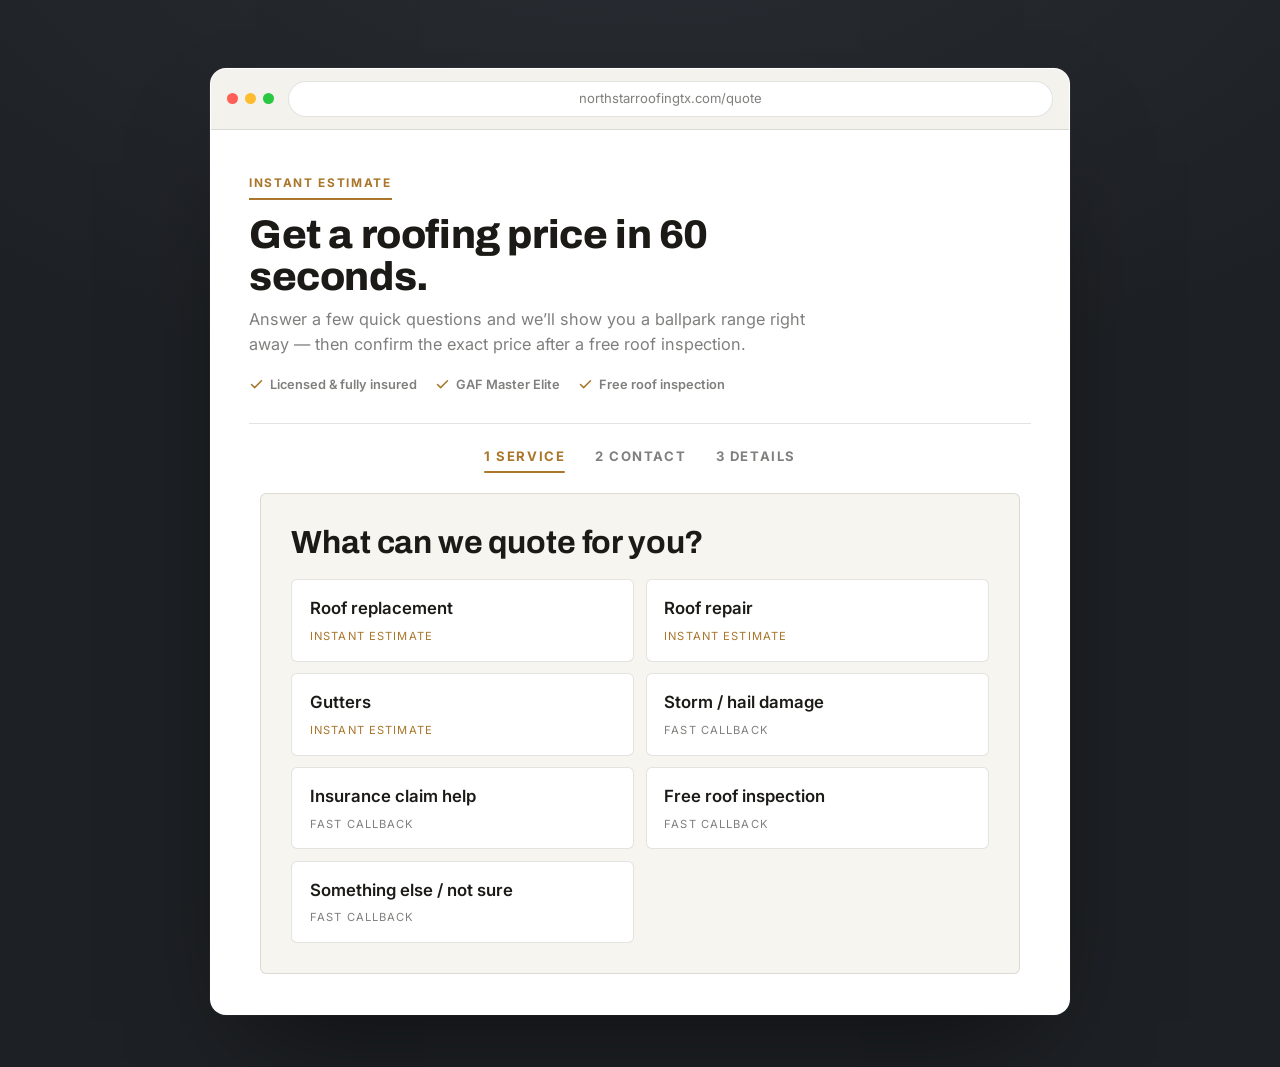
<file: index.html>
<!DOCTYPE html>
<html lang="en">
<head>
  <meta charset="UTF-8" />
  <meta name="viewport" content="width=device-width, initial-scale=1" />
  <title>Instant Roofing Quote — North Star Roofing &amp; Restoration</title>
  <link rel="preconnect" href="https://fonts.googleapis.com" />
  <link rel="preconnect" href="https://fonts.gstatic.com" crossorigin />
  <link href="https://fonts.googleapis.com/css2?family=Archivo:wght@500;600;700;800&family=Inter:wght@300;400;500;600&family=Montserrat:wght@500;700&display=swap" rel="stylesheet" />
  <link rel="stylesheet" href="styles/main.css?v=2721279b" />
  <style>
    /* ---- Premium palette: light card floating on a soft charcoal surround ---- */
    :root{ --pg:#1d2024; --frame:#ffffff; --fbord:rgba(255,255,255,0.10); --bar:#f4f2ed; --urlbg:#ffffff;
      --wc-bg:#ffffff; --wc-cream:#f7f5f0; --wc-text:#1b1a17; --wc-muted:rgba(27,26,23,0.56);
      --wc-line:rgba(27,26,23,0.12); --wc-accent:#a9762b; --wc-on-accent:#ffffff; --wc-dark:#1b1a17; }
    html, body { margin:0; }
    body { font-family:'Inter',system-ui,sans-serif; background:var(--pg);
      background-image:radial-gradient(125% 85% at 50% -15%,#2a2e34 0%,var(--pg) 62%);
      min-height:100vh; padding:clamp(34px,6vw,68px) 16px clamp(28px,5vw,52px); box-sizing:border-box; }
    .rq-browser { max-width:860px; margin:0 auto; background:var(--frame); border-radius:16px; overflow:hidden;
      border:1px solid var(--fbord); box-shadow:0 50px 110px -45px rgba(0,0,0,.6),0 0 0 1px rgba(255,255,255,.03); }
    .rq-bar { display:flex; align-items:center; gap:14px; padding:12px 16px; background:var(--bar); border-bottom:1px solid var(--wc-line); }
    .rq-dots { display:inline-flex; gap:7px; flex-shrink:0; }
    .rq-dots i { width:11px; height:11px; border-radius:50%; display:inline-block; }
    .rq-dots i:nth-child(1){background:#ff5f57} .rq-dots i:nth-child(2){background:#febc2e} .rq-dots i:nth-child(3){background:#28c840}
    .rq-url { flex:1; text-align:center; font-size:.82rem; color:var(--wc-muted); background:var(--urlbg);
      border:1px solid var(--wc-line); border-radius:999px; padding:6px 14px; white-space:nowrap; overflow:hidden; text-overflow:ellipsis; }
    .rq-body { padding:clamp(22px,4vw,38px) clamp(20px,4vw,38px) clamp(26px,5vw,40px); }
    .rq-head { max-width:600px; }
    .rq-eyebrow { display:inline-block; font-size:.74rem; font-weight:700; letter-spacing:.14em; text-transform:uppercase;
      color:var(--wc-accent); border-bottom:2px solid var(--wc-accent); padding-bottom:.3rem; margin:0 0 .85rem; }
    .rq-h { font-family:var(--wc-ff-display); font-weight:800; letter-spacing:-.01em; line-height:1.05;
      font-size:clamp(1.75rem,3.6vw,2.5rem); color:var(--wc-text); margin:0 0 .6rem; }
    .rq-sub { color:var(--wc-muted); font-size:1.02rem; line-height:1.5; margin:0 0 1.1rem; }
    .rq-trust { display:flex; flex-wrap:wrap; gap:.55rem 1.1rem; margin:0; font-size:.8rem; font-weight:600; color:var(--wc-muted); }
    .rq-trust span { display:inline-flex; align-items:center; gap:.4rem; }
    .rq-trust svg { width:15px; height:15px; color:var(--wc-accent); flex-shrink:0; }
    .rq-rule { height:1px; background:var(--wc-line); margin:clamp(20px,3.5vw,28px) 0 clamp(16px,3vw,22px); }
    .wc-section--quote { padding:0; background:transparent; }
    .wc-section--quote .wc-wrap { max-width:none; padding:0; }
    .wc-h2, .wc-q__field span, .wc-q__svc-name { color:var(--wc-text); }
    .wc-q__steps { font-size:.82rem; font-weight:700; gap:1.85rem; color:var(--wc-muted); }
    .wc-q__steps span { position:relative; padding-bottom:6px; }
    .wc-q__steps span.on { color:var(--wc-accent); }
    .wc-q__steps span.on::after { content:""; position:absolute; left:0; right:0; bottom:0; height:2px; background:var(--wc-accent); border-radius:2px; }
    /* outline button ships white (for dark themes) — make it dark on this light card */
    .wc-btn--outline { color:var(--wc-text); border-color:var(--wc-line); }
    .wc-btn--outline:hover { border-color:var(--wc-text); }
  </style>
</head>
<body>
  <div class="rq-browser">
    <div class="rq-bar">
      <span class="rq-dots"><i></i><i></i><i></i></span>
      <span class="rq-url">northstarroofingtx.com/quote</span>
    </div>
    <div class="rq-body">
      <div class="rq-head">
        <span class="rq-eyebrow">Instant Estimate</span>
        <h1 class="rq-h">Get a roofing price in 60 seconds.</h1>
        <p class="rq-sub">Answer a few quick questions and we&rsquo;ll show you a ballpark range right away — then confirm the exact price after a free roof inspection.</p>
        <div class="rq-trust">
          <span><svg viewBox="0 0 24 24" fill="none" stroke="currentColor" stroke-width="2.4" stroke-linecap="round" stroke-linejoin="round"><polyline points="20 6 9 17 4 12"/></svg> Licensed &amp; fully insured</span>
          <span><svg viewBox="0 0 24 24" fill="none" stroke="currentColor" stroke-width="2.4" stroke-linecap="round" stroke-linejoin="round"><polyline points="20 6 9 17 4 12"/></svg> GAF Master Elite</span>
          <span><svg viewBox="0 0 24 24" fill="none" stroke="currentColor" stroke-width="2.4" stroke-linecap="round" stroke-linejoin="round"><polyline points="20 6 9 17 4 12"/></svg> Free roof inspection</span>
        </div>
      </div>
      <div class="rq-rule"></div>
      <section class="wc-section wc-section--quote">
        <div class="wc-wrap">
          <div id="wcQuote" class="wc-quote" data-disclaimer="Estimate only — final price confirmed after a free roof inspection. Storm/hail and insurance work is quoted separately.">
            <noscript><p>Please enable JavaScript to use the instant quote tool.</p></noscript>
          </div>
        </div>
      </section>
    </div>
  </div>
  <script>window.QUOTE_CONFIG = {"business": "North Star Roofing & Restoration", "ajax": "", "domain": "northstarroofingtx.com", "phone": "(972) 555-0184", "phoneRaw": "+19725550184", "spread": 0.18, "roundTo": 100, "disclaimer": "Estimate only \u2014 final price confirmed after a free roof inspection. Storm/hail and insurance work is quoted separately.", "instant": [{"key": "replacement", "name": "Roof replacement", "base": 0, "fields": [{"key": "size", "label": "Roof size", "type": "select", "options": [{"value": "small", "label": "Small home (~1,500 sq ft)", "base": 9000}, {"value": "medium", "label": "Average home (~2,000 sq ft)", "base": 12000}, {"value": "large", "label": "Large home (~2,800 sq ft)", "base": 17000}, {"value": "xl", "label": "Extra-large (3,500+ sq ft)", "base": 22000}]}, {"key": "material", "label": "Shingle / material", "type": "select", "options": [{"value": "three_tab", "label": "3-tab asphalt shingle", "mult": 0.85}, {"value": "architectural", "label": "Architectural / dimensional shingle", "mult": 1.0}, {"value": "impact", "label": "Impact-resistant (Class 4)", "mult": 1.2}, {"value": "metal", "label": "Standing-seam metal", "mult": 1.95}]}, {"key": "stories", "label": "Stories", "type": "select", "options": [{"value": "one", "label": "Single-story", "mult": 1.0}, {"value": "two", "label": "Two-story", "mult": 1.12}]}, {"key": "pitch", "label": "Roof pitch / complexity", "type": "select", "options": [{"value": "standard", "label": "Standard pitch", "mult": 1.0}, {"value": "steep", "label": "Steep or cut-up roof", "mult": 1.18}]}]}, {"key": "repair", "name": "Roof repair", "base": 0, "fields": [{"key": "scope", "label": "What needs repair?", "type": "select", "options": [{"value": "minor", "label": "Minor leak / a few shingles", "base": 450}, {"value": "moderate", "label": "Section repair, flashing or vent", "base": 1200}, {"value": "major", "label": "Multiple areas / large section", "base": 3000}]}, {"key": "material", "label": "Roof type", "type": "select", "options": [{"value": "shingle", "label": "Asphalt shingle", "mult": 1.0}, {"value": "tile", "label": "Tile", "mult": 1.45}, {"value": "metal", "label": "Metal", "mult": 1.35}, {"value": "flat", "label": "Flat / low-slope", "mult": 1.25}]}]}, {"key": "gutters", "name": "Gutters", "base": 0, "fields": [{"key": "size", "label": "Home size", "type": "select", "options": [{"value": "small", "label": "Single-story (~150 ft)", "base": 1500}, {"value": "medium", "label": "Two-story / larger (~220 ft)", "base": 2400}, {"value": "large", "label": "Large / complex (~300 ft)", "base": 3400}]}, {"key": "type", "label": "Gutter type", "type": "select", "options": [{"value": "seamless5", "label": "Seamless aluminum 5\"", "mult": 1.0}, {"value": "oversized6", "label": "Oversized 6\"", "mult": 1.3}, {"value": "guards", "label": "With gutter guards", "mult": 1.7}]}]}], "intake": [{"key": "storm", "name": "Storm / hail damage", "fields": []}, {"key": "insurance", "name": "Insurance claim help", "fields": []}, {"key": "inspection", "name": "Free roof inspection", "fields": []}, {"key": "other", "name": "Something else / not sure", "fields": []}]};</script>
  <script src="scripts/quote.js"></script>
</body>
</html>
</file>
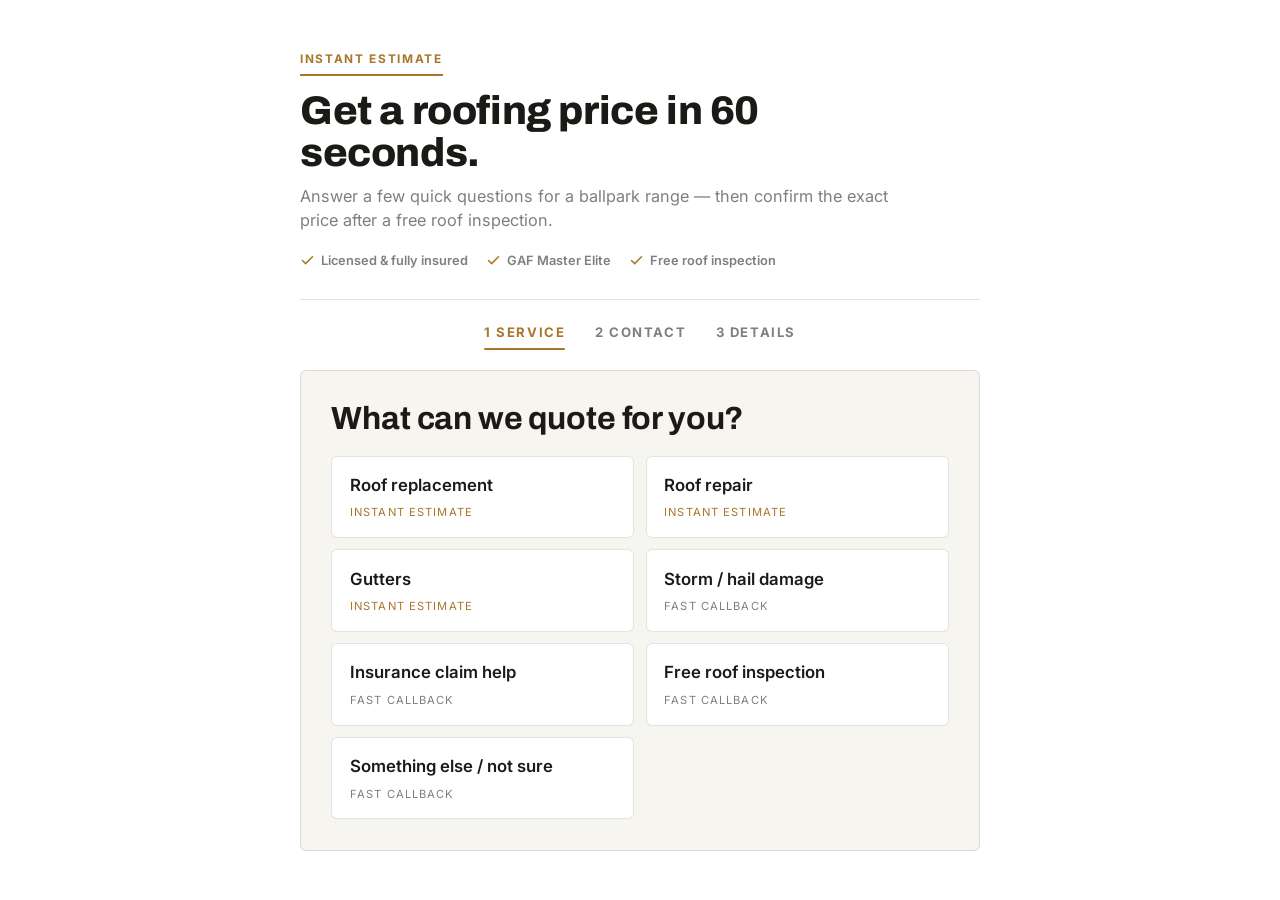
<file: card/index.html>
<!DOCTYPE html>
<html lang="en"><head><meta charset="UTF-8"/><meta name="viewport" content="width=device-width, initial-scale=1"/>
<title>Instant Roofing Quote</title>
<link rel="preconnect" href="https://fonts.googleapis.com"/><link rel="preconnect" href="https://fonts.gstatic.com" crossorigin/>
<link href="https://fonts.googleapis.com/css2?family=Archivo:wght@500;600;700;800&family=Inter:wght@300;400;500;600&family=Montserrat:wght@500;700&display=swap" rel="stylesheet" /><link rel="stylesheet" href="../styles/main.css?v=2721279b"/>
<style>
  :root{ --wc-bg:#ffffff; --wc-cream:#f7f5f0; --wc-text:#1b1a17; --wc-muted:rgba(27,26,23,0.56);
    --wc-line:rgba(27,26,23,0.12); --wc-accent:#a9762b; --wc-on-accent:#ffffff; --wc-dark:#1b1a17; }
  html,body{margin:0;background:#fff;}
  body{font-family:'Inter',system-ui,sans-serif;}
  .rq-pad{ max-width:760px; margin:0 auto; padding:clamp(28px,4vw,44px) clamp(22px,4vw,40px) clamp(30px,5vw,48px); }
  .rq-head{max-width:620px;}
  .rq-eyebrow{display:inline-block;font-size:.74rem;font-weight:700;letter-spacing:.14em;text-transform:uppercase;color:var(--wc-accent);border-bottom:2px solid var(--wc-accent);padding-bottom:.3rem;margin:0 0 .85rem;}
  .rq-h{font-family:var(--wc-ff-display);font-weight:800;letter-spacing:-.01em;line-height:1.05;font-size:clamp(1.75rem,3.4vw,2.5rem);color:var(--wc-text);margin:0 0 .6rem;}
  .rq-sub{color:var(--wc-muted);font-size:1.02rem;line-height:1.5;margin:0 0 1.1rem;}
  .rq-trust{display:flex;flex-wrap:wrap;gap:.55rem 1.1rem;margin:0;font-size:.8rem;font-weight:600;color:var(--wc-muted);}
  .rq-trust span{display:inline-flex;align-items:center;gap:.4rem;}.rq-trust svg{width:15px;height:15px;color:var(--wc-accent);flex-shrink:0;}
  .rq-rule{height:1px;background:var(--wc-line);margin:clamp(20px,3.5vw,28px) 0 clamp(16px,3vw,22px);}
  .wc-section--quote{padding:0;background:transparent;}.wc-section--quote .wc-wrap{max-width:none;padding:0;}
  .wc-h2,.wc-q__field span,.wc-q__svc-name{color:var(--wc-text);}
  .wc-q__steps{font-size:.82rem;font-weight:700;gap:1.85rem;color:var(--wc-muted);}
  .wc-q__steps span{position:relative;padding-bottom:6px;}.wc-q__steps span.on{color:var(--wc-accent);}
  .wc-q__steps span.on::after{content:"";position:absolute;left:0;right:0;bottom:0;height:2px;background:var(--wc-accent);border-radius:2px;}
  .wc-btn--outline{color:var(--wc-text);border-color:var(--wc-line);} .wc-btn--outline:hover{border-color:var(--wc-text);}
</style></head>
<body>
  <div class="rq-pad">
    <div class="rq-head">
      <span class="rq-eyebrow">Instant Estimate</span>
      <h1 class="rq-h">Get a roofing price in 60 seconds.</h1>
      <p class="rq-sub">Answer a few quick questions for a ballpark range — then confirm the exact price after a free roof inspection.</p>
      <div class="rq-trust"><span><svg viewBox="0 0 24 24" fill="none" stroke="currentColor" stroke-width="2.4" stroke-linecap="round" stroke-linejoin="round"><polyline points="20 6 9 17 4 12"/></svg> Licensed &amp; fully insured</span><span><svg viewBox="0 0 24 24" fill="none" stroke="currentColor" stroke-width="2.4" stroke-linecap="round" stroke-linejoin="round"><polyline points="20 6 9 17 4 12"/></svg> GAF Master Elite</span><span><svg viewBox="0 0 24 24" fill="none" stroke="currentColor" stroke-width="2.4" stroke-linecap="round" stroke-linejoin="round"><polyline points="20 6 9 17 4 12"/></svg> Free roof inspection</span></div>
    </div>
    <div class="rq-rule"></div>
    <section class="wc-section wc-section--quote"><div class="wc-wrap">
      <div id="wcQuote" class="wc-quote" data-disclaimer="Estimate only — final price confirmed after a free roof inspection. Storm/hail and insurance work is quoted separately."><noscript><p>Please enable JavaScript to use the instant quote tool.</p></noscript></div>
    </div></section>
  </div>
  <script>window.QUOTE_CONFIG = {"business": "North Star Roofing & Restoration", "ajax": "", "domain": "northstarroofingtx.com", "phone": "(972) 555-0184", "phoneRaw": "+19725550184", "spread": 0.18, "roundTo": 100, "disclaimer": "Estimate only \u2014 final price confirmed after a free roof inspection. Storm/hail and insurance work is quoted separately.", "instant": [{"key": "replacement", "name": "Roof replacement", "base": 0, "fields": [{"key": "size", "label": "Roof size", "type": "select", "options": [{"value": "small", "label": "Small home (~1,500 sq ft)", "base": 9000}, {"value": "medium", "label": "Average home (~2,000 sq ft)", "base": 12000}, {"value": "large", "label": "Large home (~2,800 sq ft)", "base": 17000}, {"value": "xl", "label": "Extra-large (3,500+ sq ft)", "base": 22000}]}, {"key": "material", "label": "Shingle / material", "type": "select", "options": [{"value": "three_tab", "label": "3-tab asphalt shingle", "mult": 0.85}, {"value": "architectural", "label": "Architectural / dimensional shingle", "mult": 1.0}, {"value": "impact", "label": "Impact-resistant (Class 4)", "mult": 1.2}, {"value": "metal", "label": "Standing-seam metal", "mult": 1.95}]}, {"key": "stories", "label": "Stories", "type": "select", "options": [{"value": "one", "label": "Single-story", "mult": 1.0}, {"value": "two", "label": "Two-story", "mult": 1.12}]}, {"key": "pitch", "label": "Roof pitch / complexity", "type": "select", "options": [{"value": "standard", "label": "Standard pitch", "mult": 1.0}, {"value": "steep", "label": "Steep or cut-up roof", "mult": 1.18}]}]}, {"key": "repair", "name": "Roof repair", "base": 0, "fields": [{"key": "scope", "label": "What needs repair?", "type": "select", "options": [{"value": "minor", "label": "Minor leak / a few shingles", "base": 450}, {"value": "moderate", "label": "Section repair, flashing or vent", "base": 1200}, {"value": "major", "label": "Multiple areas / large section", "base": 3000}]}, {"key": "material", "label": "Roof type", "type": "select", "options": [{"value": "shingle", "label": "Asphalt shingle", "mult": 1.0}, {"value": "tile", "label": "Tile", "mult": 1.45}, {"value": "metal", "label": "Metal", "mult": 1.35}, {"value": "flat", "label": "Flat / low-slope", "mult": 1.25}]}]}, {"key": "gutters", "name": "Gutters", "base": 0, "fields": [{"key": "size", "label": "Home size", "type": "select", "options": [{"value": "small", "label": "Single-story (~150 ft)", "base": 1500}, {"value": "medium", "label": "Two-story / larger (~220 ft)", "base": 2400}, {"value": "large", "label": "Large / complex (~300 ft)", "base": 3400}]}, {"key": "type", "label": "Gutter type", "type": "select", "options": [{"value": "seamless5", "label": "Seamless aluminum 5\"", "mult": 1.0}, {"value": "oversized6", "label": "Oversized 6\"", "mult": 1.3}, {"value": "guards", "label": "With gutter guards", "mult": 1.7}]}]}], "intake": [{"key": "storm", "name": "Storm / hail damage", "fields": []}, {"key": "insurance", "name": "Insurance claim help", "fields": []}, {"key": "inspection", "name": "Free roof inspection", "fields": []}, {"key": "other", "name": "Something else / not sure", "fields": []}]};</script>
  <script src="../scripts/quote.js"></script>
</body></html>
</file>
<file: styles/main.css>
/* ============================================================
   LITE layout — "sandstone" / West-Coast outdoor-living look.
   Own namespace (wc-*). Warm earthy palette + Poppins, themed via tokens.
   ============================================================ */
:root {
  --wc-bg: #ffffff;
  --wc-cream: #f2f6f2;
  --wc-peach: #e6efe7;
  --wc-text: #173028;
  --wc-muted: rgba(23,48,40,0.60);
  --wc-line: rgba(23,48,40,0.12);
  --wc-accent: #d8a13a;
  --wc-on-accent: #15302a;
  --wc-dark: #0f3329;
  --wc-overlay: 12,42,34;
  --wc-ff: 'Inter', system-ui, sans-serif;
  --wc-ff-display: 'Archivo', system-ui, sans-serif;
  --wc-fw-hero: 800;
  --wc-fw-h2: 700;
  --wc-max: 1140px;
  --wc-r: 6px;
}
* { box-sizing: border-box; }
html { scroll-behavior: smooth; }
body { margin: 0; font-family: var(--wc-ff); color: var(--wc-text); background: var(--wc-bg); line-height: 1.65; -webkit-font-smoothing: antialiased; }
h1, h2, h3, h4 { margin: 0 0 .5rem; line-height: 1.15; font-weight: 700; letter-spacing: -0.01em; }
/* Prominent headings use the theme's display face — for tidewater that's an
   elegant serif (Cormorant); for the Poppins themes it's identical to body. */
.wc-pagehead h1, .wc-hero h1, .wc-h2, .wc-cta h2, .wc-promo__h { font-family: var(--wc-ff-display); letter-spacing: -0.005em; }
/* Big numeric + quote moments also use the display serif (per the font map):
   stats numbers, step numbers, trust-band items, testimonial quotes. Small
   headings (card/step/footer titles), eyebrows, buttons, nav and forms stay on
   the body face. For the Poppins themes display == body, so they're unchanged. */
.wc-stats__n, .wc-steps__n, .wc-trust__big, .wc-review p { font-family: var(--wc-ff-display); }
p { margin: 0 0 1rem; }
a { color: inherit; text-decoration: none; }
img { max-width: 100%; display: block; }
.wc-wrap { width: 100%; max-width: var(--wc-max); margin: 0 auto; padding: 0 1.5rem; }
.wc-h2 { font-size: clamp(1.7rem, 3.2vw, 2.4rem); margin-bottom: 1.5rem; font-weight: var(--wc-fw-h2); }

/* kicker with short underline */
.wc-kicker { display: inline-block; font-size: .8rem; font-weight: 700; letter-spacing: .08em; text-transform: uppercase; color: var(--wc-accent); margin: 0 0 .9rem; padding-bottom: .35rem; border-bottom: 2px solid var(--wc-accent); }
.wc-kicker--light { color: #fff; border-color: rgba(255,255,255,.5); }
.wc-kicker--accent { color: var(--wc-accent); border-color: var(--wc-accent); }

/* buttons */
.wc-btn { display: inline-flex; align-items: center; justify-content: center; gap: .5rem; font-weight: 600; font-size: .95rem; padding: .8rem 1.5rem; border-radius: var(--wc-r); border: 2px solid transparent; cursor: pointer; transition: transform .15s ease, box-shadow .15s ease, opacity .15s ease; }
.wc-btn:hover { transform: translateY(-1px); }
.wc-btn--accent { background: var(--wc-accent); color: var(--wc-on-accent); }
.wc-btn--accent:hover { filter: brightness(0.92); }
.wc-btn--dark { background: var(--wc-dark); color: #fff; }
.wc-btn--outline { background: transparent; border-color: rgba(255,255,255,.45); color: #fff; }
.wc-btn--outline:hover { border-color: #fff; }
.wc-btn--lg { padding: 1rem 2rem; font-size: 1.05rem; }
.wc-btn--block { width: 100%; }

/* header */
.wc-header { position: sticky; top: 0; z-index: 50; background: var(--wc-bg); border-bottom: 1px solid var(--wc-line); transition: box-shadow .2s ease; }
.wc-header.is-stuck { box-shadow: 0 2px 14px rgba(54,48,44,.08); }
.wc-header__inner { display: flex; align-items: center; gap: 1.5rem; height: 76px; }
.wc-brand { font-weight: 800; font-size: 1.2rem; letter-spacing: -0.02em; text-transform: uppercase; display: inline-flex; align-items: center; }
.wc-logo { height: 46px; width: auto; display: block; }
.wc-logo--footer { height: 46px; }
.wc-nav { display: flex; gap: 1.5rem; margin-left: auto; }
.wc-nav a { position: relative; font-weight: 500; font-size: .95rem; opacity: .82; padding-bottom: 5px; transition: opacity .2s ease; }
.wc-nav a::after { content: ""; position: absolute; left: 0; bottom: 0; width: 0; height: 1px; background: #fff; transition: width .3s ease; }
.wc-nav a:hover { opacity: 1; }
.wc-nav a:hover::after, .wc-nav a:focus-visible::after, .wc-nav a.active::after { width: 100%; }
.wc-header__actions { display: flex; align-items: center; gap: 1rem; margin-left: auto; }
.wc-phone { font-weight: 700; color: var(--wc-text); }
.wc-call { display: none; align-items: center; gap: .4rem; font-family: var(--wc-ff); font-weight: 700; font-size: .92rem; padding: .55rem .95rem; border-radius: var(--wc-r); background: var(--wc-accent); color: var(--wc-on-accent); }
.wc-call svg { width: 16px; height: 16px; }
.wc-burger { display: none; flex-direction: column; gap: 4px; background: none; border: 0; cursor: pointer; padding: 6px; }
.wc-burger span { width: 22px; height: 2px; background: var(--wc-text); border-radius: 2px; }
.wc-mobile { display: none; flex-direction: column; gap: .25rem; padding: .5rem 1.5rem 1rem; }
.wc-mobile a { padding: .7rem 0; font-weight: 500; font-size: .9rem; text-transform: uppercase; letter-spacing: .14em; border-bottom: 1px solid var(--wc-line); }
.wc-mobile a:last-child { border: 0; margin-top: .5rem; }
.wc-mobile.is-open { display: flex; }

/* hero */
.wc-hero { position: relative; color: #fff; background-image: linear-gradient(100deg, rgba(var(--wc-overlay),.90) 0%, rgba(var(--wc-overlay),.74) 44%, rgba(var(--wc-overlay),.45) 100%), url('../assets/hero.jpg?v=5aa5b622'); background-size: cover; background-position: center; }
.wc-hero__inner { padding: clamp(4rem, 9vw, 7rem) 1.5rem clamp(3rem, 6vw, 5rem); max-width: 760px; }
.wc-hero h1 { font-size: clamp(2.2rem, 5.5vw, 3.8rem); font-weight: var(--wc-fw-hero); margin-bottom: 1.2rem; }
.wc-accent { color: var(--wc-accent); white-space: nowrap; }
.wc-hero p { font-size: 1.15rem; color: rgba(255,255,255,.9); max-width: 560px; margin-bottom: 1.8rem; }
.wc-hero__bar { background: rgba(var(--wc-overlay),.85); border-top: 1px solid rgba(255,255,255,.12); font-size: .9rem; letter-spacing: .02em; }
.wc-hero__bar .wc-wrap { max-width: 760px; padding-top: .9rem; padding-bottom: .9rem; color: rgba(255,255,255,.85); }
/* button row in the hero — equal-width buttons */
.wc-hero__cta { display: flex; flex-wrap: wrap; gap: .9rem; align-items: center; margin-top: 1.8rem; }
.wc-hero__cta .wc-btn { min-width: 190px; }
/* split hero: drop the strip + divider line under the statement; dim the lead for contrast */
.wc-hero--split .wc-hero__bar { display: none; }
.wc-hero--split .wc-hero__copy p { color: rgba(243,247,249,.62); }
.wc-hero--split .wc-hero__cta { margin-top: 2rem; }
/* tall / immersive hero (opt-in via config hero_size:"tall") — shows off the photo */
.wc-hero--tall { background-image: linear-gradient(100deg, rgba(var(--wc-overlay),.94) 0%, rgba(var(--wc-overlay),.88) 48%, rgba(var(--wc-overlay),.60) 74%, rgba(var(--wc-overlay),.32) 100%), url('../assets/hero.jpg?v=5aa5b622'); }
.wc-hero--tall .wc-hero__inner { max-width: 920px; min-height: min(84vh, 780px); display: flex; flex-direction: column; justify-content: center; padding-top: clamp(5rem, 12vw, 9rem); padding-bottom: clamp(4rem, 9vw, 7rem); }
.wc-hero--tall h1 { font-size: clamp(2.6rem, 6.4vw, 4.6rem); }
.wc-hero--tall .wc-hero__copy > p { font-size: 1.2rem; max-width: 620px; }
/* split hero (opt-in via config hero_size:"split") — statement left, whole photo right */
.wc-hero__media { display: none; }
.wc-hero--split { background-image: none; background: var(--wc-dark); }
.wc-hero--split .wc-hero__inner { max-width: var(--wc-max); display: grid; grid-template-columns: 1.06fr 0.94fr; gap: clamp(1.5rem, 4vw, 3.5rem); align-items: center; padding-top: clamp(2.5rem, 6vw, 4rem); padding-bottom: clamp(2.5rem, 6vw, 4rem); }
.wc-hero--split h1 { font-size: clamp(2rem, 4vw, 3.2rem); }
.wc-hero--split .wc-hero__media { display: block; align-self: stretch; min-height: clamp(300px, 38vw, 460px); background-image: url('../assets/hero.jpg?v=5aa5b622'); background-size: contain; background-position: center; background-repeat: no-repeat; }

/* trust bar */
.wc-trust { padding: 2.5rem 0; border-bottom: 1px solid var(--wc-line); }
.wc-trust__grid { display: grid; grid-template-columns: repeat(3, 1fr); gap: 2rem; align-items: center; text-align: center; }
.wc-trust__big { font-size: 1.4rem; font-weight: var(--wc-fw-hero); margin: 0; }
.wc-trust__sub { color: var(--wc-muted); font-size: .92rem; margin: .3rem 0 0; }

/* sections */
.wc-section { padding: clamp(3.5rem, 7vw, 6rem) 0; }
.wc-pagehead--quote { padding: clamp(2rem, 4vw, 3rem) 0 clamp(1.75rem, 3.5vw, 2.5rem); }
.wc-pagehead--quote p { font-size: 1rem; }
.wc-section--quote { padding-top: clamp(1.25rem, 2.5vw, 1.75rem); }
.wc-section--quote .wc-q__steps { margin-bottom: 1.25rem; }
.wc-section--quote .wc-q__panel { padding: clamp(1.25rem, 3vw, 1.9rem); }
.wc-section--quote .wc-q__panel .wc-h2 { margin-bottom: 1.1rem; }
.wc-section--quote .wc-q__grid { gap: .7rem; }
.wc-section--quote .wc-q__svc { padding: .95rem 1.1rem; gap: .25rem; }
.wc-section--tint { background: var(--wc-cream); }

/* inner page header + prose + checklists */
.wc-pagehead { background: var(--wc-dark); color: #fff; padding: clamp(3rem, 6vw, 4.5rem) 0 clamp(2.5rem, 5vw, 3.5rem); }
.wc-pagehead h1 { font-size: clamp(2rem, 4.5vw, 3rem); font-weight: var(--wc-fw-hero); margin: .5rem 0 .9rem; }
.wc-pagehead p { color: rgba(255,255,255,.86); max-width: 660px; margin: 0; font-size: 1.1rem; }
.wc-crumb { font-size: .82rem; color: rgba(255,255,255,.6); margin-bottom: .7rem; }
.wc-crumb a { color: rgba(255,255,255,.82); }
.wc-crumb a:hover { color: var(--wc-accent); }
.wc-prose { max-width: 760px; }
.wc-prose p { font-size: 1.08rem; color: var(--wc-muted); }
.wc-prose .wc-btn { margin-top: 1rem; }
.wc-checks { list-style: none; padding: 0; margin: 0; display: grid; gap: .8rem; }
.wc-checks--2col { grid-template-columns: 1fr 1fr; }
.wc-checks li { position: relative; padding-left: 1.9rem; font-weight: 500; }
.wc-checks li::before { content: "✓"; position: absolute; left: 0; top: 0; color: var(--wc-accent); font-weight: 700; }
.wc-checks a:hover { color: var(--wc-accent); }
@media (max-width: 600px) { .wc-checks--2col { grid-template-columns: 1fr; } }

/* service grid */
.wc-svc-grid { display: grid; grid-template-columns: repeat(3, 1fr); gap: 1.5rem; }
.wc-svc { display: block; color: inherit; background: var(--wc-bg); border: 1px solid var(--wc-line); border-radius: var(--wc-r); padding: 1.6rem; transition: transform .15s ease, box-shadow .15s ease; }
a.wc-svc:hover { transform: translateY(-3px); box-shadow: 0 10px 28px rgba(54,48,44,.10); }
.wc-ico { display: inline-grid; place-items: center; width: 46px; height: 46px; border-radius: 10px; background: var(--wc-peach); color: var(--wc-accent); margin-bottom: .9rem; }
.wc-ico svg { width: 24px; height: 24px; }
/* minimal icons (opt-in via config minimal_icons): no tile, larger, thinner line */
.wc-icons--minimal .wc-ico { background: none; width: auto; height: auto; border-radius: 0; margin-bottom: 1.15rem; }
.wc-icons--minimal .wc-ico svg { width: 30px; height: 30px; stroke-width: 1.25; }
.wc-svc h3 { font-size: 1.1rem; }
.wc-svc p { color: var(--wc-muted); margin: 0; font-size: .95rem; }
.wc-svc__more { display: inline-block; margin-top: .8rem; color: var(--wc-accent); font-weight: 600; font-size: .9rem; }
.wc-btn--sm { padding: .55rem 1rem; font-size: .88rem; }

/* split (image + text) */
.wc-split { display: grid; grid-template-columns: 1fr 1fr; gap: 3.5rem; align-items: center; }
.wc-split__img { min-height: 380px; border-radius: var(--wc-r); background-size: cover; background-position: center; }

/* steps */
.wc-steps { list-style: none; padding: 0; margin: 0; display: grid; gap: 1.5rem; }
.wc-steps li { display: flex; gap: 1rem; }
.wc-steps__n { flex: none; min-width: 1.6rem; color: var(--wc-accent); font-weight: var(--wc-fw-hero); font-size: 1.7rem; line-height: 1.05; }
.wc-steps h3 { font-size: 1.1rem; margin: .25rem 0 .25rem; }
.wc-steps p { color: var(--wc-muted); margin: 0; }

/* stats band */
.wc-stats { background: var(--wc-dark); color: #fff; padding: clamp(3rem, 6vw, 4.5rem) 0; text-align: center; }
.wc-stats__grid { display: grid; grid-template-columns: repeat(3, 1fr); gap: 2rem; margin-top: 1.5rem; }
.wc-stats__n { display: block; font-size: clamp(2rem, 4vw, 2.8rem); font-weight: var(--wc-fw-hero); color: var(--wc-accent); }
.wc-stats__l { color: rgba(255,255,255,.78); font-size: .95rem; }

/* reviews */
.wc-reviews { display: grid; grid-template-columns: repeat(3, 1fr); gap: 1.5rem; }
.wc-review { margin: 0; background: var(--wc-bg); border: 1px solid var(--wc-line); border-radius: var(--wc-r); padding: 1.6rem; }
.wc-stars { color: var(--wc-accent); letter-spacing: 2px; margin-bottom: .6rem; }
.wc-review p { font-size: 1.18rem; line-height: 1.55; }
.wc-review cite { font-style: normal; font-weight: 700; font-size: .9rem; }

/* locations */
.wc-locations { list-style: none; padding: 0; margin: 0; column-count: 2; column-gap: 2rem; }
.wc-locations li { break-inside: avoid; padding: .35rem 0 .35rem 1.7rem; position: relative; }
.wc-locations li::before { content: "✓"; position: absolute; left: 0; color: var(--wc-accent); font-weight: 700; }
.wc-locations a { font-weight: 500; }
.wc-locations a:hover { color: var(--wc-accent); }
.wc-locations__more { font-weight: 700; color: var(--wc-accent); }
.wc-locations__more::before { content: "" !important; }

/* gallery */
/* gallery copies the Sonshine (editorial) gallery exactly: 90rem container,
   responsive 1.5→5rem side padding, 1.25rem gap between photos. */
.wc-gallery-wrap { width: 100%; max-width: 90rem; margin: 0 auto; padding: 0 clamp(1.5rem, 5vw, 5rem); }
.wc-gallery { display: grid; grid-template-columns: repeat(3, 1fr); gap: 1.25rem; }
/* photo grid styled like the Sonshine gallery: full-bleed cover cells, white
   uppercase caption on a gradient, no side/text padding, sharp corners. */
.wc-gitem { position: relative; width: 100%; aspect-ratio: 4 / 5; overflow: hidden; background: var(--wc-peach); }
.wc-gitem img { width: 100%; height: 100%; object-fit: cover; display: block; transition: transform .7s ease; }
.wc-gitem:hover img { transform: scale(1.05); }
.wc-gitem::after { content: ""; position: absolute; inset: 0; z-index: 1; background: linear-gradient(180deg, rgba(var(--wc-overlay),0) 55%, rgba(var(--wc-overlay),.72) 100%); }
.wc-gitem figcaption { position: absolute; left: 1.25rem; right: 1.25rem; bottom: 1.15rem; z-index: 2; display: flex; flex-direction: column; align-items: flex-start; gap: .4rem; color: #fff; font-family: 'Inter', 'Open Sans', system-ui, sans-serif; text-transform: uppercase; }
.wc-gitem__svc { color: #fff; font-weight: 600; font-size: .82rem; letter-spacing: .1em; line-height: 1.25; }
.wc-gitem__area { color: rgba(255,255,255,.72); font-weight: 500; font-size: .66rem; letter-spacing: .13em; }
.wc-gitem__area::before { content: none; }

/* instant-quote tool */
.wc-quote { max-width: 760px; margin: 0 auto; }
.wc-q__steps { display: flex; gap: 1.5rem; justify-content: center; margin-bottom: 2rem; font-size: .76rem; letter-spacing: .12em; text-transform: uppercase; color: var(--wc-muted); }
.wc-q__steps span.on { color: var(--wc-accent); }
.wc-q__panel { background: var(--wc-cream); border: 1px solid var(--wc-line); border-radius: var(--wc-r); padding: clamp(1.5rem, 4vw, 2.5rem); }
.wc-q__panel .wc-h2 { font-size: clamp(1.4rem, 3vw, 2rem); margin-bottom: 1.5rem; }
.wc-q__grid { display: grid; grid-template-columns: 1fr 1fr; gap: 1rem; }
.wc-q__svc { display: flex; flex-direction: column; gap: .4rem; align-items: flex-start; text-align: left; padding: 1.2rem; background: var(--wc-bg); border: 1px solid var(--wc-line); border-radius: var(--wc-r); cursor: pointer; transition: border-color .15s ease, transform .15s ease; color: var(--wc-text); font: inherit; }
.wc-q__svc:hover { border-color: var(--wc-accent); transform: translateY(-2px); }
.wc-q__svc-name { font-weight: 600; font-size: 1.05rem; }
.wc-q__svc-tag { font-size: .7rem; letter-spacing: .1em; text-transform: uppercase; color: var(--wc-accent); }
.wc-q__svc-tag--alt { color: var(--wc-muted); }
.wc-q__fields { display: grid; grid-template-columns: 1fr 1fr; gap: 1rem; margin-bottom: 1.5rem; }
.wc-q__field { display: block; font-size: .8rem; font-weight: 600; }
.wc-q__field > span { display: block; margin-bottom: .35rem; }
.wc-q__field input, .wc-q__field select, .wc-q__field textarea { width: 100%; padding: .7rem .8rem; border: 1px solid var(--wc-line); border-radius: 8px; background: var(--wc-bg); color: var(--wc-text); font: inherit; font-weight: 400; }
.wc-q__field input:focus, .wc-q__field select:focus, .wc-q__field textarea:focus { outline: 2px solid var(--wc-accent); outline-offset: 1px; border-color: transparent; }
.wc-nowrap { white-space: nowrap; }
.wc-q__hint { color: var(--wc-muted); font-size: .85rem; line-height: 1.45; margin: -.6rem 0 1.2rem; }
.wc-q__back { color: var(--wc-muted); cursor: pointer; font-size: .85rem; font-weight: 600; margin: 0 0 .9rem; }
.wc-q__back:hover { color: var(--wc-accent); }
.wc-q__fine { color: var(--wc-muted); font-size: .8rem; margin: 1rem 0 0; }
.wc-q__result { text-align: center; }
.wc-q__range { font-family: var(--wc-ff-display); font-weight: var(--wc-fw-hero); font-size: clamp(2.4rem, 6vw, 3.6rem); color: var(--wc-accent); line-height: 1.05; margin: .3rem 0; }
.wc-q__range--sm { font-size: clamp(1.8rem, 4vw, 2.6rem); color: var(--wc-text); }
.wc-q__sub { color: var(--wc-muted); max-width: 54ch; margin: .5rem auto 1.2rem; }
.wc-q__sent { color: var(--wc-text); max-width: 54ch; margin: 0 auto 1.6rem; }
.wc-q__actions { display: flex; flex-direction: column; align-items: center; gap: .75rem; }
.wc-q__call { white-space: nowrap; }
@media (max-width: 600px) {
  .wc-q__fields { grid-template-columns: 1fr; }
  /* Quote: keep services in two columns on mobile + compact the page header
     so every service is visible on first load instead of scrolling. */
  .wc-section--quote .wc-q__grid { grid-template-columns: 1fr 1fr; gap: .5rem; }
  .wc-section--quote .wc-q__svc { padding: .7rem .8rem; }
  .wc-section--quote .wc-q__svc-name { font-size: .92rem; line-height: 1.2; }
  .wc-section--quote .wc-q__svc-tag { font-size: .62rem; }
  .wc-pagehead--quote { padding: 1.25rem 0 1.1rem; }
  .wc-pagehead--quote h1 { font-size: 1.7rem; margin: .35rem 0 .6rem; }
  .wc-pagehead--quote p { font-size: .9rem; line-height: 1.4; }
  .wc-section--quote .wc-q__steps { margin-bottom: 1rem; gap: 1rem; font-size: .68rem; }
  .wc-section--quote .wc-q__panel { padding: 1.1rem; }
  .wc-section--quote .wc-q__panel .wc-h2 { font-size: 1.3rem; margin-bottom: .9rem; }
}
@media (max-width: 380px) { .wc-q__grid, .wc-section--quote .wc-q__grid { grid-template-columns: 1fr; } }
@media (max-width: 1024px) { .wc-gallery { grid-template-columns: repeat(2, 1fr); } }
@media (max-width: 580px) { .wc-gallery { grid-template-columns: 1fr; } }

/* contact form */
.wc-form { background: var(--wc-bg); border: 1px solid var(--wc-line); border-radius: var(--wc-r); padding: 1.8rem; box-shadow: 0 8px 30px rgba(54,48,44,.06); }
.wc-form__row { display: grid; grid-template-columns: 1fr 1fr; gap: 1rem; }
.wc-form label { display: block; font-weight: 600; font-size: .88rem; margin-bottom: 1rem; }
.wc-form input, .wc-form select, .wc-form textarea { width: 100%; margin-top: .35rem; padding: .7rem .8rem; border: 1px solid var(--wc-line); border-radius: 8px; font: inherit; font-weight: 400; background: var(--wc-bg); color: var(--wc-text); }
.wc-form input:focus, .wc-form select:focus, .wc-form textarea:focus { outline: 2px solid var(--wc-accent); outline-offset: 1px; border-color: transparent; }
.wc-contact__line { margin: .3rem 0; }
.wc-contact__line a { color: var(--wc-accent); font-weight: 600; }
.wc-badge { max-width: 160px; height: auto; margin-top: 1.5rem; }

/* Extended contact (engine tier): fuller quote form + info card */
.wc-contactx__lead { color: var(--wc-muted); max-width: 620px; margin: .6rem 0 2.2rem; }
.wc-opt { color: var(--wc-muted); font-weight: 500; font-size: .8rem; }
.wc-contactx { display: grid; grid-template-columns: 1.6fr 1fr; gap: 2.5rem; align-items: start; }
.wc-form--lg { padding: 2rem; }
.wc-upload { display: block; margin-bottom: 1rem; }
.wc-upload__title { display: block; font-weight: 600; font-size: .88rem; margin-bottom: .45rem; }
.wc-upload__title em { color: var(--wc-muted); font-style: normal; font-weight: 500; font-size: .8rem; }
.wc-upload__drop { display: flex; flex-direction: column; align-items: center; justify-content: center; gap: .35rem; text-align: center; padding: 1.8rem 1rem; border: 1.5px dashed var(--wc-line-strong); border-radius: var(--wc-r); cursor: pointer; transition: border-color .15s, background .15s; position: relative; }
.wc-upload__drop:hover, .wc-upload__drop.is-drag { border-color: var(--wc-accent); background: var(--wc-subtle); }
.wc-upload__drop.is-filled { border-style: solid; border-color: var(--wc-accent); }
.wc-upload__drop svg { width: 26px; height: 26px; color: var(--wc-muted); }
.wc-upload__cta { font-size: .9rem; }
.wc-upload__cta strong { color: var(--wc-accent); }
.wc-upload__hint { font-size: .76rem; letter-spacing: .04em; text-transform: uppercase; color: var(--wc-muted); }
.wc-upload__drop input[type="file"] { position: absolute; inset: 0; opacity: 0; cursor: pointer; }
.wc-upload__more { font-size: .85rem; color: var(--wc-muted); margin: .9rem 0 0; }
.wc-upload__more a { color: var(--wc-accent); font-weight: 600; }
.wc-infocard { background: var(--wc-surface); border: 1px solid var(--wc-line); border-radius: var(--wc-r); padding: 1.8rem; }
.wc-infocard__h { font-family: var(--wc-ff-display); font-weight: var(--wc-fw-h2); font-size: 1.5rem; margin: 0 0 1.4rem; }
.wc-infocard__row { display: flex; flex-direction: column; gap: .15rem; padding: .85rem 0; border-top: 1px solid var(--wc-line); }
.wc-infocard__row:first-of-type { border-top: 0; padding-top: 0; }
.wc-infocard__k { font-size: .72rem; letter-spacing: .1em; text-transform: uppercase; color: var(--wc-muted); }
.wc-infocard__v { color: var(--wc-text); }
.wc-infocard a.wc-infocard__v { color: var(--wc-accent); font-weight: 600; }
.wc-infocard .wc-badge { margin-top: 1.2rem; }
@media (max-width: 820px) { .wc-contactx { grid-template-columns: 1fr; } }
.wc-cert { display: grid; grid-template-columns: auto 1fr; gap: clamp(1.2rem, 3vw, 2.6rem); align-items: center; }
.wc-cert__badge { width: clamp(110px, 15vw, 150px); height: auto; object-fit: contain; }
.wc-cert__body p:last-child { margin-bottom: 0; color: var(--wc-muted); }
@media (max-width: 640px) { .wc-cert { grid-template-columns: 1fr; } .wc-cert__badge { width: 120px; } }

/* brands */
.wc-brands { text-align: center; }
.wc-brands-img { display: block; width: 100%; max-width: 1040px; margin: 0 auto; height: auto; }
.wc-brands__cta { margin-top: 1.75rem; }

/* feature/brand page promo band */
.wc-promo { background: var(--wc-dark); color: #fff; padding: clamp(3rem, 6vw, 4.5rem) 0; text-align: center; }
.wc-promo__h { color: #fff; font-size: clamp(1.6rem, 3.2vw, 2.3rem); margin: .2rem 0; font-weight: var(--wc-fw-h2); }
.wc-promo__sub { color: rgba(255,255,255,.82); max-width: 640px; margin: .5rem auto 1.8rem; }
.wc-promo__grid { display: grid; grid-template-columns: repeat(4, 1fr); gap: 1rem; max-width: 920px; margin: 0 auto; }
.wc-promo__grid > div { border: 1px solid rgba(255,255,255,.18); border-radius: var(--wc-r); padding: 1.3rem .75rem; }
@media (max-width: 700px) { .wc-promo__grid { grid-template-columns: 1fr 1fr; } }
.wc-brands__intro { color: var(--wc-muted); max-width: 640px; margin: 0 auto 1.6rem; }
.wc-brands__row { display: flex; flex-wrap: wrap; justify-content: center; gap: .75rem; }
.wc-brand-chip { display: inline-flex; align-items: center; padding: .7rem 1.4rem; border: 1px solid var(--wc-line); border-radius: 999px; background: var(--wc-bg); font-weight: 700; font-size: 1.05rem; }
.wc-brands__more { color: var(--wc-muted); font-weight: 600; margin: 1.4rem 0 0; }
.wc-brand-logos { display: flex; flex-wrap: wrap; align-items: center; justify-content: center; gap: 2.5rem 4rem; margin-top: 2rem; }
.wc-brand-logo { height: 38px; width: auto; max-width: 240px; object-fit: contain; opacity: .9; }
@media (max-width: 600px) { .wc-brand-logo { height: 30px; } }

/* faq */
.wc-faq { max-width: 760px; margin: 0 auto; }
.wc-faq__title { text-align: center; }
.wc-faq details { border: 1px solid var(--wc-line); border-radius: var(--wc-r); padding: 0 1.2rem; margin-bottom: .8rem; background: var(--wc-bg); }
.wc-faq summary { cursor: pointer; font-weight: 600; padding: 1rem 0; list-style: none; display: flex; justify-content: space-between; align-items: center; }
.wc-faq summary::-webkit-details-marker { display: none; }
.wc-faq summary::after { content: "+"; color: var(--wc-accent); font-size: 1.3rem; font-weight: 700; }
.wc-faq details[open] summary::after { content: "–"; }
.wc-faq details p { color: var(--wc-muted); margin: 0 0 1rem; }

/* cta band */
.wc-cta { background: var(--wc-dark); color: #fff; padding: clamp(3rem, 6vw, 4.5rem) 0; }
.wc-cta__inner { display: flex; align-items: center; justify-content: space-between; gap: 2rem; flex-wrap: wrap; }
.wc-cta h2 { color: #fff; font-size: clamp(1.7rem, 3.5vw, 2.5rem); margin: 0; font-weight: var(--wc-fw-h2); }

/* footer */
.wc-footer { background: var(--wc-dark); color: rgba(255,255,255,.72); padding: 3.5rem 0 1.5rem; }
.wc-footer__grid { display: grid; grid-template-columns: 1.6fr 1fr 1fr 1.2fr; gap: 2rem; }
.wc-footer h4 { color: #fff; font-size: 1rem; }
.wc-footer a { color: rgba(255,255,255,.8); }
.wc-footer a:hover { color: var(--wc-accent); }
.wc-brand--footer { font-weight: 800; font-size: 1.2rem; text-transform: uppercase; color: #fff; margin-bottom: .6rem; }
.wc-footer__bottom { display: flex; justify-content: space-between; gap: 1rem; flex-wrap: wrap; margin-top: 2.5rem; padding-top: 1.5rem; border-top: 1px solid rgba(255,255,255,.15); font-size: .85rem; }

/* responsive */
@media (max-width: 900px) {
  .wc-nav { display: none; }
  .wc-burger { display: flex; }
  .wc-header .wc-phone { display: none; }
  .wc-header__actions .wc-btn { display: none; }   /* hide header Get Quote on mobile */
  .wc-call { display: inline-flex; }                /* show Call button (with number) on mobile */
  .wc-header__inner { gap: .6rem; }
  .wc-header__inner .brand-logo { height: 18px; }   /* shrink wordmark to make room for the number */
  .wc-header__actions { gap: .5rem; }
  .wc-call { padding: .5rem .7rem; font-size: .8rem; gap: .3rem; white-space: nowrap; }
  .wc-call svg { width: 14px; height: 14px; }
  .wc-svc-grid, .wc-reviews, .wc-trust__grid, .wc-stats__grid { grid-template-columns: 1fr; }
  .wc-split { grid-template-columns: 1fr; gap: 2rem; }
  .wc-cta__inner { flex-direction: column; align-items: flex-start; }
  .wc-footer__grid { grid-template-columns: 1fr 1fr; }
  /* uniform, slightly darker veil where hero text stacks full-width */
  .wc-hero:not(.wc-hero--split) { background-image: linear-gradient(rgba(var(--wc-overlay),.74), rgba(var(--wc-overlay),.74)), url('../assets/hero.jpg?v=5aa5b622'); }
  .wc-hero--split .wc-hero__inner { grid-template-columns: 1fr; }
  .wc-hero--split .wc-hero__media { min-height: 260px; }
}
@media (max-width: 600px) {
  .wc-footer__grid { grid-template-columns: 1fr; }
  .wc-form__row { grid-template-columns: 1fr; }
  .wc-locations { column-count: 1; }
}

/* Specialties callout (home) — highlights moat/feature pages with a full pitch */
.wc-spec-grid { display: grid; grid-template-columns: repeat(2, 1fr); gap: 1.25rem; margin-top: 2rem; }
@media (max-width: 760px) { .wc-spec-grid { grid-template-columns: 1fr; } }
.wc-spec { display: block; color: inherit; text-decoration: none; background: var(--wc-cream); border: 1px solid var(--wc-line); border-radius: var(--wc-r); padding: 2rem; transition: transform .15s ease, border-color .15s ease; }
.wc-spec:hover, .wc-spec:focus-visible { transform: translateY(-2px); border-color: var(--wc-accent); }
.wc-spec__eyebrow { font-size: .72rem; letter-spacing: .14em; text-transform: uppercase; color: var(--wc-accent); margin: 0 0 .6rem; }
.wc-spec__h { font-family: var(--wc-ff-display); font-weight: var(--wc-fw-h2); font-size: 1.5rem; line-height: 1.18; margin: 0 0 .7rem; }
.wc-spec__p { color: var(--wc-muted); margin: 0 0 1.1rem; }
.wc-spec__link { color: var(--wc-accent); font-weight: 600; font-size: .95rem; }

/* Certifications strip (engine tier) */
.wc-creds__intro { color: var(--wc-muted); max-width: 640px; margin: .6rem 0 0; }
.wc-creds { display: flex; flex-wrap: wrap; gap: 1rem; margin-top: 2rem; }
.wc-cred { flex: 1 1 150px; min-width: 140px; display: flex; flex-direction: column; align-items: center; justify-content: center; text-align: center; gap: .35rem; padding: 1.4rem 1rem; background: var(--wc-bg); border: 1px solid var(--wc-line); border-radius: var(--wc-r); }
.wc-cred__name { font-family: var(--wc-ff-display); font-weight: var(--wc-fw-h2); font-size: 1.5rem; color: var(--wc-accent); letter-spacing: .02em; }
.wc-cred__detail { font-size: .72rem; letter-spacing: .08em; text-transform: uppercase; color: var(--wc-muted); }
.wc-cred__logo { max-height: 52px; width: auto; object-fit: contain; }
.wc-cred-logos { display: flex; flex-wrap: wrap; align-items: center; justify-content: center; gap: 2.5rem 3.5rem; margin-top: 1.75rem; }
.wc-cred-chip { display: inline-flex; align-items: center; justify-content: center; }
.wc-cred-chip img { height: 64px; width: auto; max-width: 260px; object-fit: contain; display: block; opacity: .92; }
.wc-cred-chip img[alt*="LBE"], .wc-cred-chip img[alt*="seal"] { height: 84px; }
@media (max-width: 600px) { .wc-cred-chip img { height: 52px; } }

/* Founder / leadership feature (engine tier) */
.wc-founder { display: grid; grid-template-columns: auto 1fr; gap: clamp(1.5rem, 4vw, 3rem); align-items: center; }
@media (max-width: 640px) { .wc-founder { grid-template-columns: 1fr; text-align: center; justify-items: center; } }
.wc-founder__photo { width: clamp(140px, 20vw, 184px); height: clamp(140px, 20vw, 184px); border-radius: 50%; object-fit: cover; }
.wc-founder__quote { font-family: var(--wc-ff-display); font-weight: var(--wc-fw-h2); font-size: clamp(1.3rem, 2.5vw, 1.85rem); line-height: 1.3; margin: .4rem 0 1.1rem; color: var(--wc-text); }
.wc-founder__name { font-weight: 700; margin: 0; }
.wc-founder__name span { display: block; font-weight: 500; color: var(--wc-muted); font-size: .92rem; margin-top: .15rem; }
.wc-founder__email { display: inline-block; margin-top: .6rem; color: var(--wc-accent); font-weight: 600; font-size: .95rem; }

/* ============================================================
   ROOF LAYOUT — roofing-specific components (rf-) + overrides.
   Restructures the lite skeleton so it reads as its own design:
   split hero+form, credential strip, insurance-claim steps,
   why-choose grid, before/after gallery, bordered service cards.
   ============================================================ */

/* --- ghost buttons --- */
.wc-btn--ghost { background: transparent; border-color: rgba(255,255,255,.55); color: #fff; }
.wc-btn--ghost:hover { border-color: #fff; background: rgba(255,255,255,.08); }
.wc-btn--ghost-dark { background: transparent; border-color: var(--wc-dark); color: var(--wc-dark); }
.wc-btn--ghost-dark:hover { background: var(--wc-dark); color: #fff; }

/* --- top utility bar --- */
.rf-topbar { background: var(--wc-dark); color: rgba(255,255,255,.85); font-size: .82rem; }
.rf-topbar__inner { display: flex; align-items: center; justify-content: space-between; gap: 1rem; padding-top: .55rem; padding-bottom: .55rem; }
.rf-topbar__items { display: flex; align-items: center; gap: .6rem; flex-wrap: wrap; }
.rf-topbar .rf-dot { opacity: .45; }
.rf-topbar__phone { color: #fff; font-weight: 700; letter-spacing: .01em; white-space: nowrap; }
.rf-topbar__phone:hover { color: var(--wc-accent); }
@media (max-width: 720px){ .rf-topbar__items span:not(:first-child){ display:none; } }

/* --- split hero with lead form --- */
.rf-hero { position: relative; color: #fff; background-image: linear-gradient(105deg, rgba(var(--wc-overlay),.88) 0%, rgba(var(--wc-overlay),.58) 44%, rgba(var(--wc-overlay),.18) 100%), url('../assets/hero.jpg'); background-size: cover; background-position: center 35%; }
.rf-hero__scrim { display: none; }
.rf-hero__inner { display: grid; grid-template-columns: 1.05fr .95fr; gap: clamp(1.75rem, 4vw, 3.5rem); align-items: center; padding-top: clamp(2.75rem, 6vw, 4.5rem); padding-bottom: clamp(2.75rem, 6vw, 4.5rem); }
.rf-eyebrow { display: inline-block; font-family: var(--wc-ff-display); font-weight: 700; font-size: .82rem; letter-spacing: .12em; text-transform: uppercase; color: var(--wc-accent); margin: 0 0 .9rem; }
.rf-hero h1 { font-family: var(--wc-ff-display); font-weight: var(--wc-fw-hero); font-size: clamp(2.1rem, 4.3vw, 3.4rem); line-height: 1.06; letter-spacing: -.01em; margin: 0 0 1.1rem; }
.rf-hero__lead { font-size: 1.1rem; line-height: 1.6; color: rgba(255,255,255,.86); max-width: 33rem; margin: 0 0 1.4rem; }
.rf-hero__chips { list-style: none; margin: 0 0 1.6rem; padding: 0; display: grid; gap: .5rem; }
.rf-hero__chips li { font-weight: 600; font-size: .98rem; color: #fff; }
.rf-hero__chips li::first-letter { color: var(--wc-accent); }
.rf-hero__actions { display: flex; flex-wrap: wrap; align-items: center; gap: 1.1rem; }
.rf-hero__link { color: #fff; font-weight: 600; font-size: .95rem; border-bottom: 2px solid var(--wc-accent); padding-bottom: 2px; }
.rf-hero__link:hover { color: var(--wc-accent); }

/* lead form card */
.rf-leadform { background: #fff; color: var(--wc-text); border-radius: var(--wc-r); box-shadow: 0 24px 60px rgba(0,0,0,.28); border-top: 5px solid var(--wc-accent); padding: clamp(1.4rem, 2.4vw, 1.9rem); }
.rf-leadform__head h2 { font-family: var(--wc-ff-display); font-weight: var(--wc-fw-h2); font-size: 1.4rem; margin: 0 0 .35rem; line-height: 1.15; }
.rf-leadform__head p { color: var(--wc-muted); font-size: .92rem; margin: 0 0 1.15rem; }
.rf-form { display: grid; gap: .75rem; }
.rf-form label { display: grid; gap: .3rem; font-size: .82rem; font-weight: 600; color: var(--wc-text); }
.rf-form input, .rf-form select { width: 100%; padding: .7rem .8rem; border: 1px solid var(--wc-line); border-radius: 5px; font: inherit; font-size: .95rem; font-weight: 400; background: #fff; color: var(--wc-text); }
.rf-form input:focus, .rf-form select:focus { outline: none; border-color: var(--wc-dark); box-shadow: 0 0 0 3px rgba(21,69,58,.12); }
.rf-form__row { display: grid; grid-template-columns: 1fr 1fr; gap: .75rem; }
.rf-form .wc-btn { margin-top: .35rem; }
.rf-form__fine { text-align: center; font-size: .78rem; color: var(--wc-muted); margin: .2rem 0 0; }

@media (max-width: 860px){
  .rf-hero__inner { grid-template-columns: 1fr; gap: 2rem; }
  .rf-leadform { max-width: 30rem; }
}

/* --- credential strip --- */
.rf-creds { background: var(--wc-cream); border-bottom: 1px solid var(--wc-line); }
.rf-creds__inner { display: flex; align-items: center; flex-wrap: wrap; gap: .8rem 1.6rem; padding-top: 1.1rem; padding-bottom: 1.1rem; }
.rf-creds__lead { font-weight: 700; font-size: .9rem; color: var(--wc-dark); }
.rf-creds__list { list-style: none; display: flex; flex-wrap: wrap; gap: .5rem .7rem; margin: 0; padding: 0; }
.rf-creds__list li { font-size: .82rem; font-weight: 600; color: var(--wc-text); background: #fff; border: 1px solid var(--wc-line); border-radius: 999px; padding: .35rem .8rem; }

/* --- insurance claim steps --- */
.rf-claim { padding: clamp(3.5rem, 7vw, 6rem) 0; background: var(--wc-bg); }
.rf-claim__lead { color: var(--wc-muted); max-width: 44rem; margin: 0 0 2.4rem; font-size: 1.05rem; }
.rf-steps { display: grid; grid-template-columns: repeat(3, 1fr); gap: 1.25rem; }
.rf-step { position: relative; background: var(--wc-cream); border: 1px solid var(--wc-line); border-radius: var(--wc-r); padding: 2.4rem 1.5rem 1.6rem; }
.rf-step__num { position: absolute; top: -1.1rem; left: 1.5rem; width: 2.6rem; height: 2.6rem; display: grid; place-items: center; background: var(--wc-dark); color: #fff; font-family: var(--wc-ff-display); font-weight: 800; font-size: 1.2rem; border-radius: 8px; box-shadow: 0 6px 16px rgba(15,51,41,.3); }
.rf-step h3 { font-family: var(--wc-ff-display); font-size: 1.12rem; margin: 0 0 .5rem; }
.rf-step p { color: var(--wc-muted); font-size: .95rem; margin: 0; }
.rf-claim__cta { display: flex; flex-wrap: wrap; align-items: center; gap: 1rem 1.4rem; margin-top: 2.2rem; }
.rf-claim__note { color: var(--wc-muted); font-size: .92rem; }

/* --- service cards: white, green hairline, gold top tab, filled icon chip --- */
.wc-svc-grid { display: grid; grid-template-columns: repeat(3, 1fr); gap: 1.25rem; }
.wc-svc { position: relative; display: block; background: #fff; border: 1px solid var(--wc-line); border-top: 3px solid var(--wc-accent); border-radius: var(--wc-r); padding: 1.6rem 1.5rem; color: var(--wc-text); transition: transform .16s ease, box-shadow .16s ease; }
.wc-svc:hover { transform: translateY(-4px); box-shadow: 0 16px 36px rgba(15,51,41,.14); }
.wc-svc .wc-ico { display: inline-grid; place-items: center; width: 3rem; height: 3rem; border-radius: 10px; background: var(--wc-dark); color: #fff; margin-bottom: 1rem; }
.wc-svc .wc-ico svg { width: 1.5rem; height: 1.5rem; }
.wc-svc h3 { font-family: var(--wc-ff-display); font-size: 1.15rem; margin: 0 0 .5rem; }
.wc-svc p { color: var(--wc-muted); font-size: .95rem; margin: 0 0 1rem; }
.wc-svc__more { font-weight: 700; font-size: .9rem; color: var(--wc-dark); }
.wc-svc:hover .wc-svc__more { color: var(--wc-accent); }

/* --- why choose grid --- */
.rf-why { padding: clamp(3.5rem, 7vw, 6rem) 0; background: var(--wc-dark); color: #fff; }
.rf-why .wc-kicker { color: var(--wc-accent); border-color: var(--wc-accent); }
.rf-why .wc-h2 { color: #fff; }
.rf-why__grid { display: grid; grid-template-columns: repeat(4, 1fr); gap: 1.25rem; }
.rf-why__card { background: rgba(255,255,255,.05); border: 1px solid rgba(255,255,255,.12); border-radius: var(--wc-r); padding: 1.6rem 1.4rem; }
.rf-why__icon { width: 3rem; height: 3rem; display: grid; place-items: center; background: var(--wc-accent); color: var(--wc-dark); border-radius: 10px; font-size: 1.4rem; margin-bottom: 1rem; }
.rf-why__card h3 { font-family: var(--wc-ff-display); font-size: 1.1rem; margin: 0 0 .5rem; color: #fff; }
.rf-why__card p { color: rgba(255,255,255,.74); font-size: .93rem; margin: 0; }

/* --- before/after gallery --- */
.rf-gallery { padding: clamp(3.5rem, 7vw, 6rem) 0; background: var(--wc-bg); }
.rf-gallery__lead { color: var(--wc-muted); max-width: 40rem; margin: 0 0 2.2rem; }
.rf-ba__grid { display: grid; grid-template-columns: repeat(3, 1fr); gap: 1.25rem; }
.rf-ba { margin: 0; }
.rf-ba__img { position: relative; aspect-ratio: 4/3; border-radius: var(--wc-r); overflow: hidden; border: 1px solid var(--wc-line); }
.rf-ba--ph { background: linear-gradient(120deg, #3a4742 0%, #3a4742 50%, var(--wc-cream) 50%, var(--wc-cream) 100%); }
.rf-ba__tag { position: absolute; bottom: .7rem; font-size: .72rem; font-weight: 700; letter-spacing: .06em; text-transform: uppercase; padding: .25rem .6rem; border-radius: 4px; }
.rf-ba__tag--before { left: .7rem; background: rgba(0,0,0,.6); color: #fff; }
.rf-ba__tag--after { right: .7rem; background: var(--wc-accent); color: var(--wc-dark); }
.rf-ba figcaption { font-size: .9rem; font-weight: 600; color: var(--wc-text); margin-top: .7rem; }
.rf-gallery__cta { margin-top: 2rem; }

/* --- reviews: 6-up with avatar initials + aggregate --- */
.rf-reviews__agg { font-size: 1rem; color: var(--wc-text); margin: -.6rem 0 1.8rem; letter-spacing: .04em; }
.rf-reviews__agg span, .rf-reviews__agg::before { color: var(--wc-accent); }
.rf-reviews__grid { display: grid; grid-template-columns: repeat(3, 1fr); gap: 1.25rem; }
.rf-review { background: #fff; border: 1px solid var(--wc-line); border-radius: var(--wc-r); padding: 1.5rem; margin: 0; }
.rf-review .wc-stars { color: var(--wc-accent); margin-bottom: .6rem; }
.rf-review p { font-size: .95rem; line-height: 1.55; margin: 0 0 1rem; }
.rf-review cite { display: flex; align-items: center; gap: .6rem; font-style: normal; font-weight: 600; font-size: .9rem; color: var(--wc-text); }
.rf-review__av { display: inline-grid; place-items: center; width: 2.1rem; height: 2.1rem; border-radius: 50%; background: var(--wc-dark); color: #fff; font-size: .78rem; font-weight: 700; }
.rf-reviews__cta { margin-top: 2rem; text-align: center; }

/* --- service-area links: multi-column --- */
.rf-locations { column-count: 2; column-gap: 1.5rem; }

@media (max-width: 860px){
  .rf-steps, .wc-svc-grid, .rf-why__grid, .rf-ba__grid, .rf-reviews__grid { grid-template-columns: 1fr 1fr; }
}
@media (max-width: 560px){
  .rf-steps, .wc-svc-grid, .rf-why__grid, .rf-ba__grid, .rf-reviews__grid { grid-template-columns: 1fr; }
  .rf-form__row { grid-template-columns: 1fr; }
}

/* before/after real-pair tiles */
.rf-ba__pair { display: grid; grid-template-columns: 1fr 1fr; gap: 3px; border-radius: var(--wc-r); overflow: hidden; border: 1px solid var(--wc-line); background: var(--wc-line); }
.rf-ba__half { position: relative; height: clamp(220px, 26vw, 300px); overflow: hidden; }
.rf-ba__half img { display: block; width: 100%; height: 100%; object-fit: cover; }

/* keep the header phone on one line (crowded nav) */
.wc-header .wc-phone { white-space: nowrap; font-size: .92rem; }
.wc-header__actions { gap: .8rem; }

/* roof header: keep everything on one line (long wordmark + dense nav) */
.wc-header__inner { gap: 1rem; }
.wc-brand { font-size: 1.02rem; letter-spacing: -0.01em; white-space: nowrap; }
.wc-nav { gap: 1.15rem; }
.wc-nav a { white-space: nowrap; }
.wc-header__actions .wc-btn { white-space: nowrap; }
@media (max-width: 1080px){ .wc-header .wc-phone { display: none; } }
</file>
